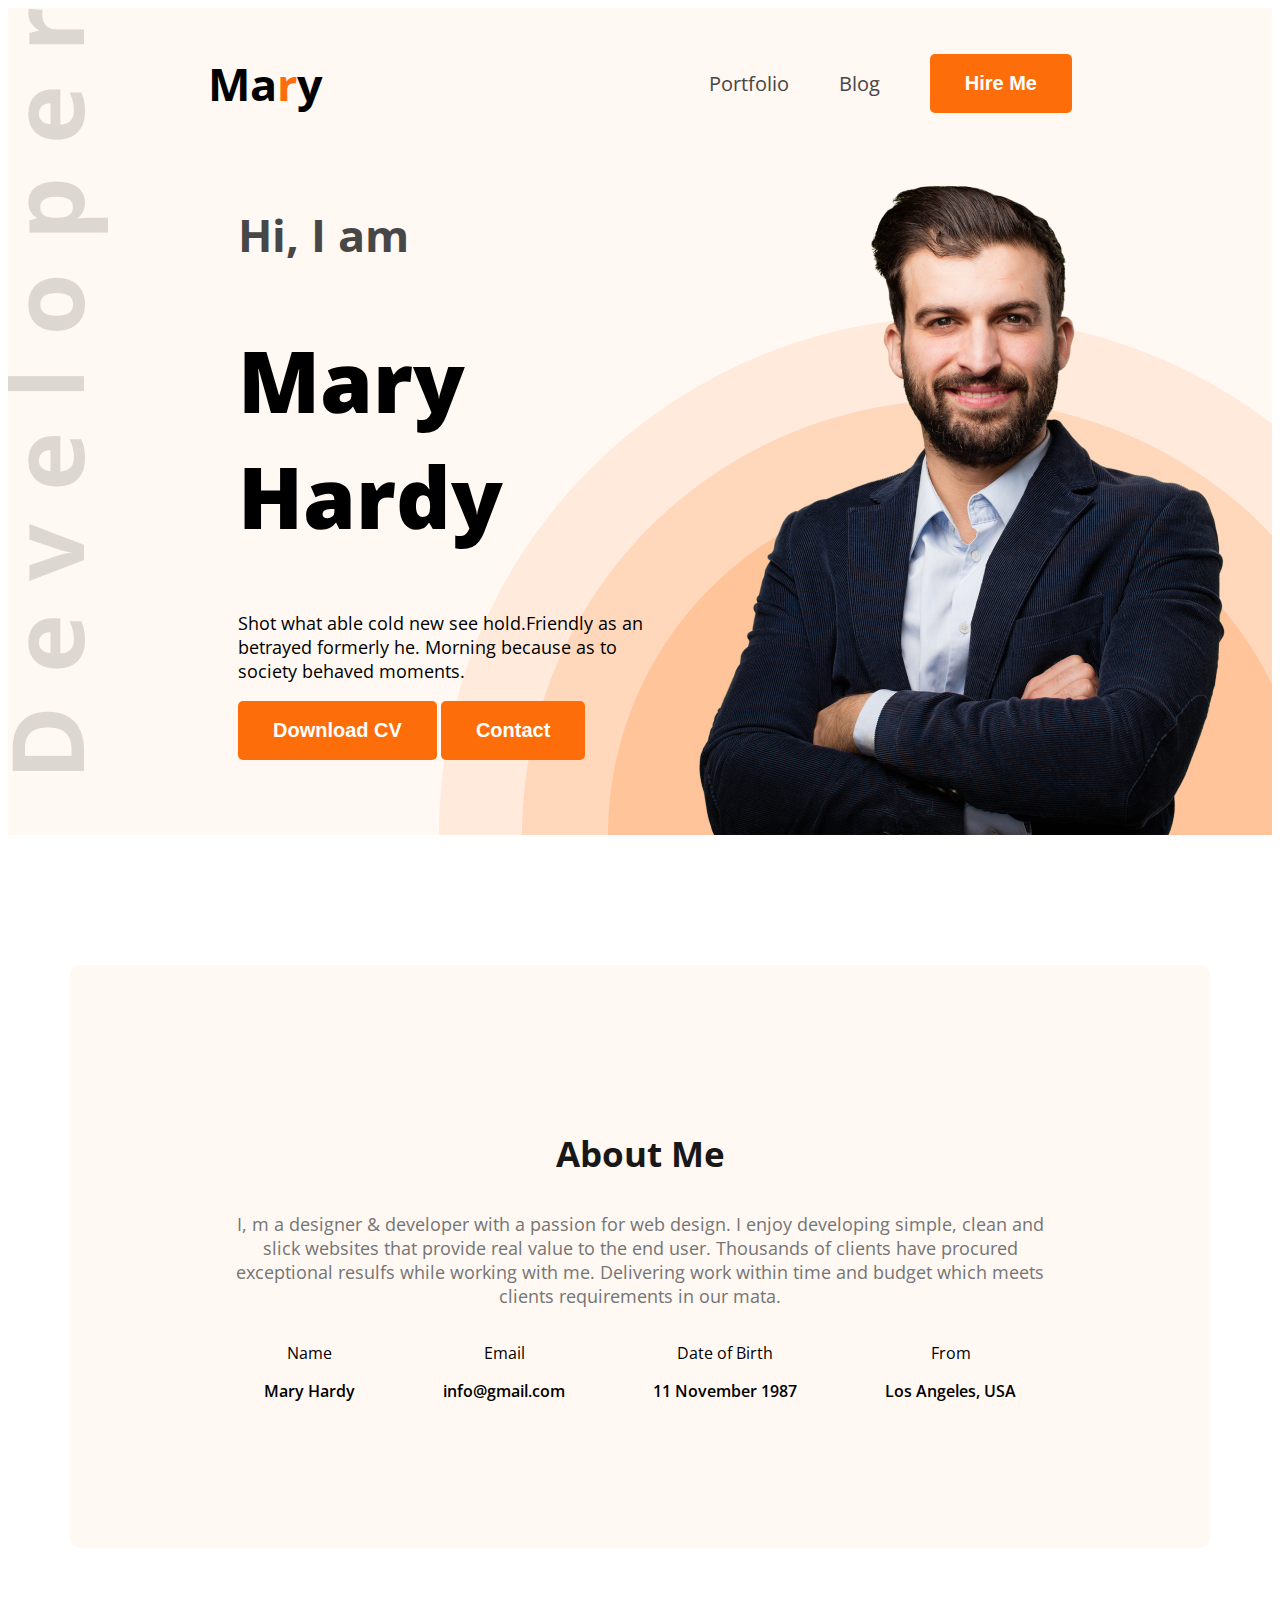
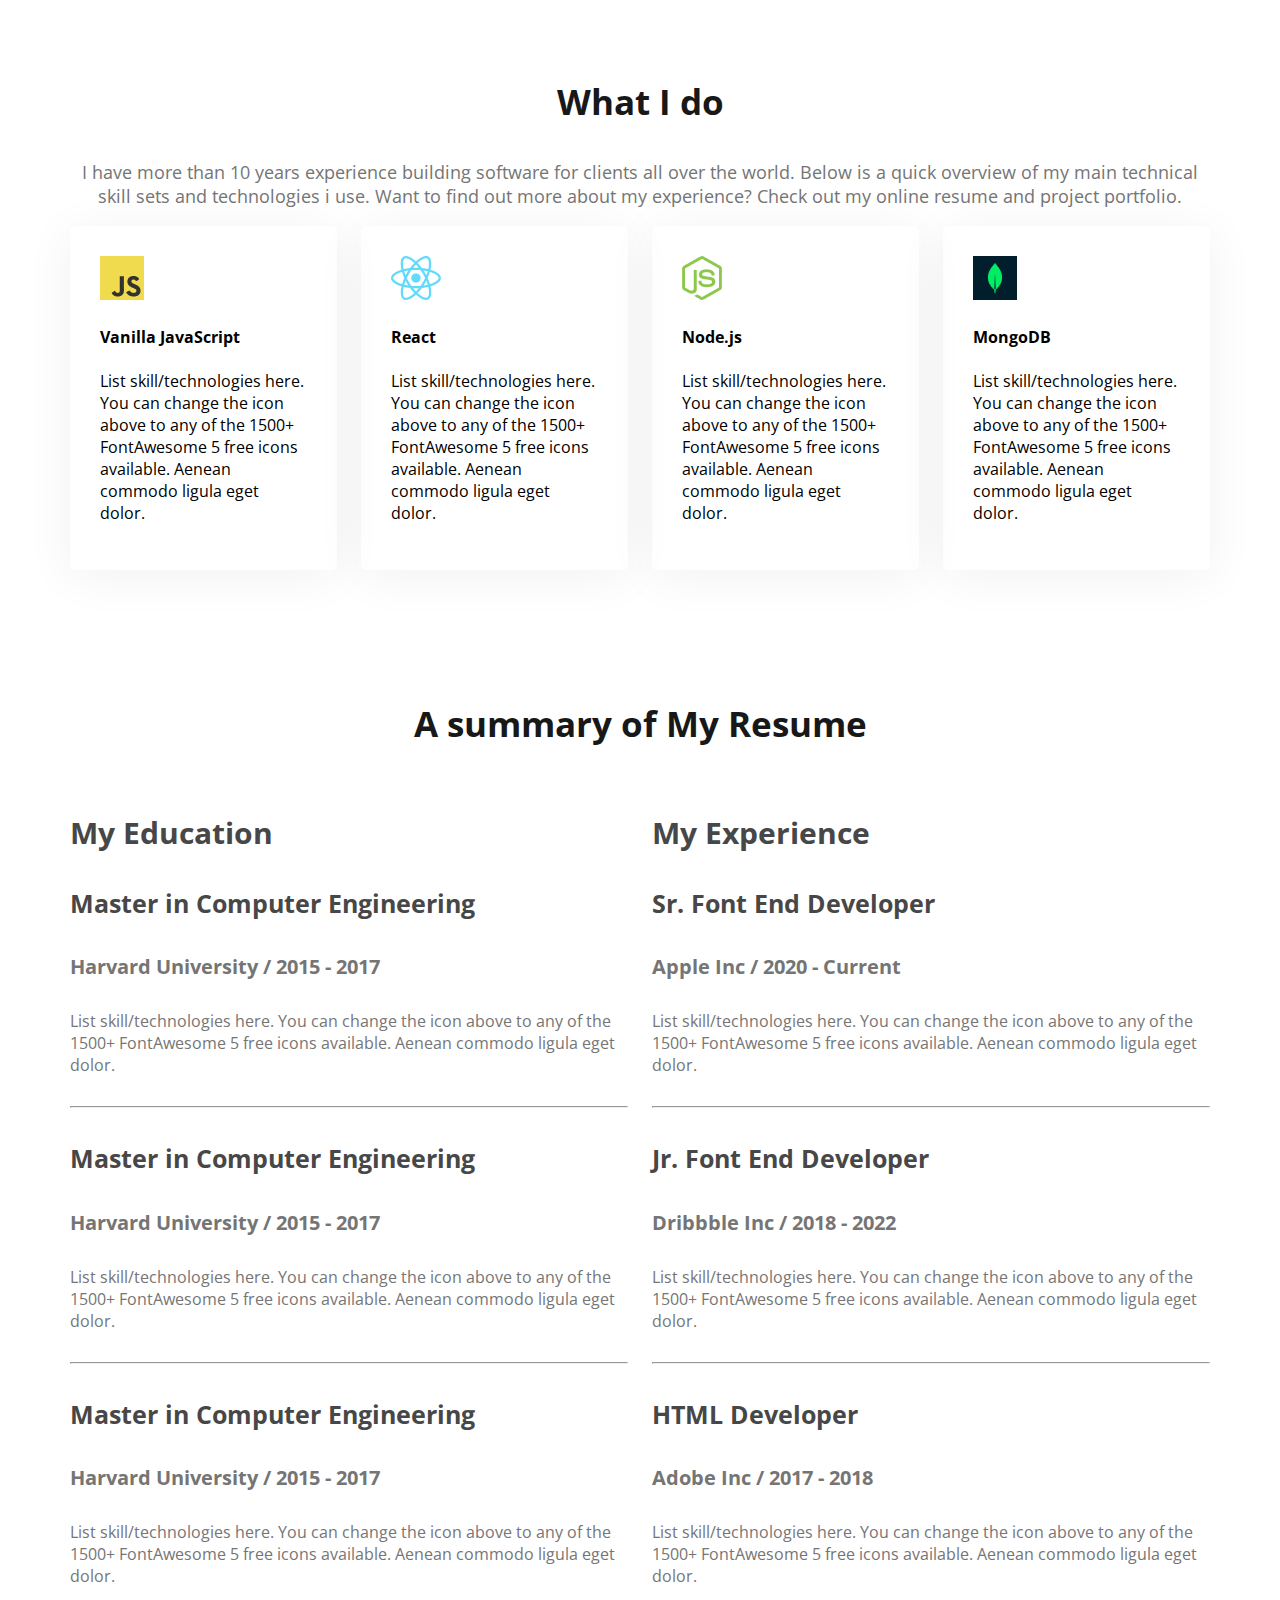
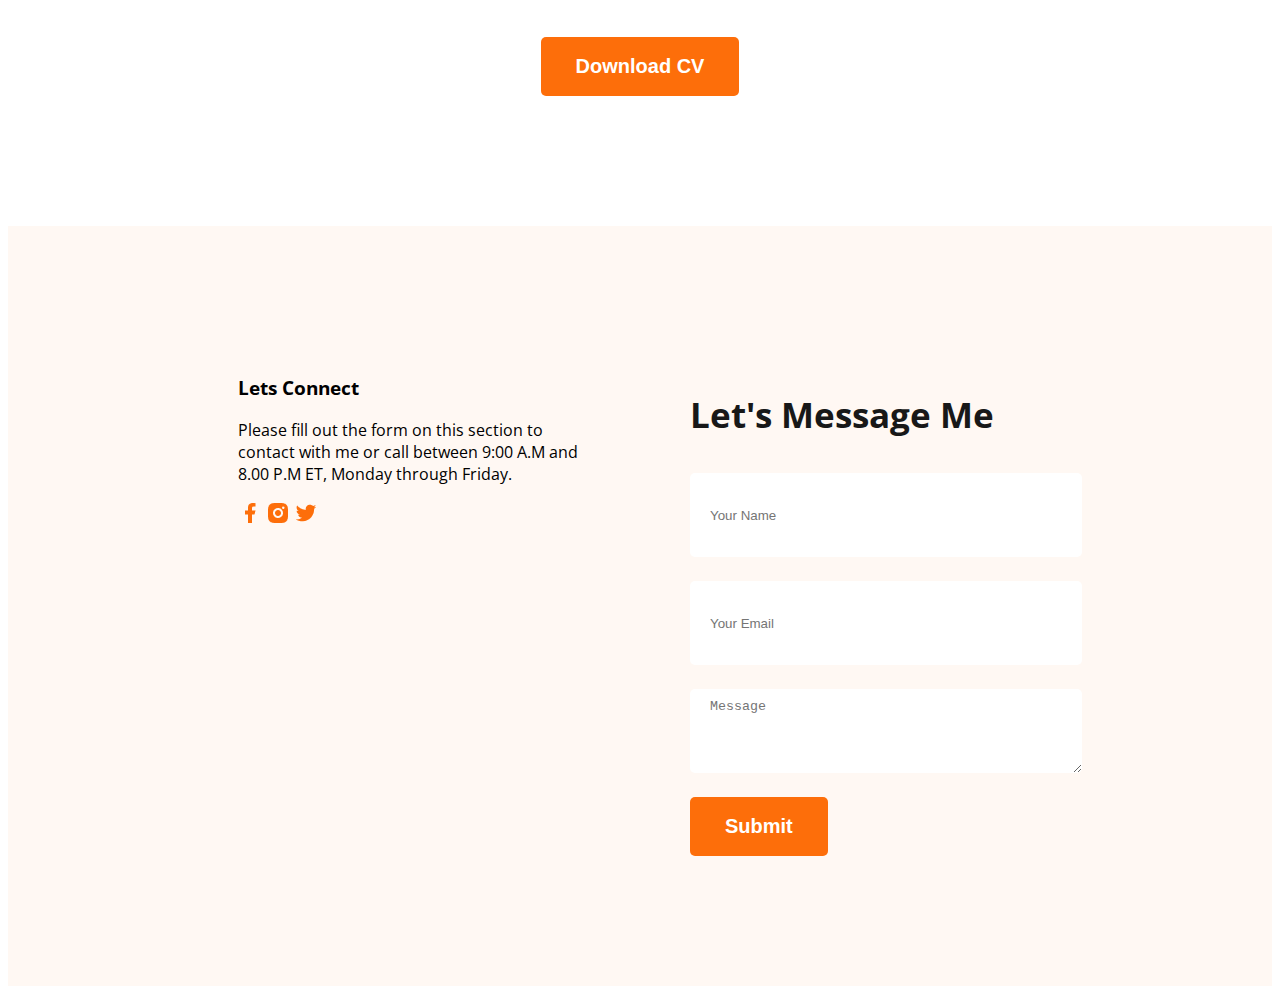
<file: index.html>
<!DOCTYPE html>
<html lang="en">

<head>
    <meta charset="UTF-8">
    <meta name="viewport" content="width=device-width, initial-scale=1.0">
    <title>Portfolio Website</title>
    <link rel="preconnect" href="https://fonts.googleapis.com">
    <link rel="preconnect" href="https://fonts.gstatic.com" crossorigin>
    <link href="https://fonts.googleapis.com/css2?family=Open+Sans:ital,wght@0,300..800;1,300..800&display=swap"
        rel="stylesheet">
    <link rel="stylesheet" href="styles/portfolio.css">
</head>

<body class="open-sans-normal">
    <header class="header secondary-bg" >
        <nav>
            <h3 class="nav-title">Ma<span class="text-primary">r</span>y</h3>
            <ul>
                <li><a class="dark-2" href="">Portfolio</a></li>
                <li><a class="dark-2" href="">Blog</a></li>
                <li><a href=""><button class="btn-primary">Hire Me</button></a></li>
            </ul>
        </nav>
        <div class="banner">
            <div class="banner-content">
                <h3 class="banner-greetings dark-2">Hi, I am</h3>
                <h1 class="banner-title">Mary Hardy</h1>
                <p class="banner-description">Shot what able cold new see hold.Friendly as an betrayed formerly he.
                    Morning because as to society behaved moments.</p>
                <button class="btn-primary">Download CV</button>
                <button class="btn-primary">Contact</button>
            </div>
            <img class="banner-profile-pic" src="images/hardy.png" alt="">
        </div>
    </header>
    <main>
        <section class="about secondary-bg">
            <h3 class="section-title">About Me</h3>
            <p class="section-description">I, m a designer & developer with a passion for web design. I enjoy developing simple, clean and slick websites that provide real value to the end user. Thousands of clients have procured exceptional resulfs while working with me. Delivering work within time and budget which meets clients requirements in our mata.</p>
            <div class="about-items">
                <div class="about-item">
                    <p class="item-title">Name</p>
                    <p class="item-description">Mary Hardy</p>
                </div>
                <div class="about-item">
                    <p class="item-title">Email</p>
                    <p class="item-description">info@gmail.com</p>
                </div>
                <div class="about-item">
                    <p class="item-title">Date of Birth</p>
                    <p class="item-description">11 November 1987</p>
                </div>
                <div class="about-item">
                    <p class="item-title">From</p>
                    <p class="item-description">Los Angeles, USA</p>
                </div>
            </div>
        </section>
        <!-- What is do section start -->
         <section class="skills">
            <h3 class="section-title text-center">What I do</h3>
            <p class="section-description text-center">I have more than 10 years experience building software for clients all over the world. Below is a quick overview of my main technical skill sets and technologies i use. Want to find out more about my experience? Check out my online resume and project portfolio.</p>
            <div class="skills-container">
                <div class="skill">
                    <img src="images/icons/js.png" alt="">
                    <h4 class="skill-title">Vanilla JavaScript</h4>
                    <p class="skill-description">List skill/technologies here. You can change the icon above to any of the 1500+ FontAwesome 5 free icons available. Aenean commodo ligula eget dolor.</p>
                </div>
                <div class="skill">
                    <img src="images/icons/react.png
                    " alt="">
                    <h4 class="skill-title">React</h4>
                    <p class="skill-description">List skill/technologies here. You can change the icon above to any of the 1500+ FontAwesome 5 free icons available. Aenean commodo ligula eget dolor.</p>
                </div>
                <div class="skill">
                    <img src="images/icons/nodejs.png" alt="">
                    <h4 class="skill-title">Node.js</h4>
                    <p class="skill-description">List skill/technologies here. You can change the icon above to any of the 1500+ FontAwesome 5 free icons available. Aenean commodo ligula eget dolor.</p>
                </div>
                <div class="skill">
                    <img src="images/icons/mongo.png" alt="">
                    <h4 class="skill-title">MongoDB</h4>
                    <p class="skill-description">List skill/technologies here. You can change the icon above to any of the 1500+ FontAwesome 5 free icons available. Aenean commodo ligula eget dolor.</p>
                </div>
            </div>
         </section>

         <section class="resume">
            <h3 class="section-title text-center">A summary of My Resume</h3>
            <div class="resume-container">
                <div class="resume-column">
                    <h3 class="resume-column-title dark-2">My Education</h3>
                    <div class="experience">
                        <h4 class="experience-title dark-2">Master in Computer Engineering</h4>
                        <h5 class="experience-sub-title">Harvard University / 2015 - 2017</h5>
                        <div class="experience-description">List skill/technologies here. You can change the icon above 
to any of the 1500+ FontAwesome 5 free icons available. Aenean commodo ligula eget dolor.</div>
                    </div>
                    <hr>
                    <div class="experience">
                        <h4 class="experience-title dark-2">Master in Computer Engineering</h4>
                        <h5 class="experience-sub-title">Harvard University / 2015 - 2017</h5>
                        <div class="experience-description">List skill/technologies here. You can change the icon above 
to any of the 1500+ FontAwesome 5 free icons available. Aenean commodo ligula eget dolor.</div>
                    </div>
                    <hr>
                    <div class="experience">
                        <h4 class="experience-title dark-2">Master in Computer Engineering</h4>
                        <h5 class="experience-sub-title">Harvard University / 2015 - 2017</h5>
                        <div class="experience-description">List skill/technologies here. You can change the icon above 
to any of the 1500+ FontAwesome 5 free icons available. Aenean commodo ligula eget dolor.</div>
                    </div>
                </div>
                <div class="resume-column">
                    <h3 class="resume-column-title dark-2">My Experience</h3>
                    <div class="experience">
                        <h4 class="experience-title dark-2">Sr. Font End Developer</h4>
                        <h5 class="experience-sub-title">Apple Inc / 2020 - Current</h5>
                        <div class="experience-description">List skill/technologies here. You can change the icon above 
to any of the 1500+ FontAwesome 5 free icons available. Aenean commodo ligula eget dolor.</div>
                    </div>
                    <hr>
                    <div class="experience">
                        <h4 class="experience-title dark-2">Jr. Font End Developer</h4>
                        <h5 class="experience-sub-title">Dribbble Inc / 2018 - 2022</h5>
                        <div class="experience-description">List skill/technologies here. You can change the icon above 
to any of the 1500+ FontAwesome 5 free icons available. Aenean commodo ligula eget dolor.</div>
                    </div>
                    <hr>
                    <div class="experience">
                        <h4 class="experience-title dark-2">HTML Developer</h4>
                        <h5 class="experience-sub-title">Adobe Inc / 2017 - 2018</h5>
                        <div class="experience-description">List skill/technologies here. You can change the icon above 
to any of the 1500+ FontAwesome 5 free icons available. Aenean commodo ligula eget dolor.</div>
                    </div>
                </div>
            </div>
            <div class="text-center resume-download-cv">
                <button class="btn-primary">Download CV</button>
            </div>
         </section>
    </main>
    <footer class="secondary-bg">
        <div class="footer-column">
            <h3 class="secondary-title">Lets Connect</h3>
            <p>Please fill out the form on this section to contact with me or call between 9:00 A.M and 8.00 P.M ET, Monday through Friday.</p>
            <div>
                <a href=""><img src="images/icons/facebook.png" alt=""></a>
                <a href=""><img src="images/icons/insta.png" alt=""></a>
                <a href=""><img src="images/icons/twitter.png" alt=""></a>
            </div>
        </div>
        <div class="footer-column">
            <h3 class="section-title">Let's Message Me</h3>
            <form action="">
                <input type="text" name="" id="" placeholder="Your Name">
                <input type="text" name="" id="" placeholder="Your Email">
                <textarea name="" id="" cols="30" rows="10" placeholder="Message"></textarea>
                <input class="btn-primary" type="button" value="Submit">
            </form>
        </div>
    </footer>
</body>

</html>
</file>
<file: styles/portfolio.css>
.open-sans-normal {
  font-family: "Open Sans", sans-serif;
  font-optical-sizing: auto;
  font-style: normal;
  font-variation-settings:
    "wdth" 100;
}
/* Shared style */
.secondary-bg{
    background-color: #FFF8F3;
    
}
.text-primary{
    color: #FD6E0A;
}
.dark-2{
    color: #474747;
}
.btn-primary{
    background-color: #FD6E0A;
    color: white;
    font-weight: bold;
    font-size: 20px;
    padding: 18px 35px;
    border-radius: 5px;
    border: none;
}
.section-title{
    font-size: 35px;
    font-weight: bold;
    color: #181818;
}
.section-description{
    font-size: 18px;
    color: #757575;
}
.text-center{
    text-align: center;
}
/* Nav Styles */
.header{
    background-image: url(../images/developer.png), url(../images/header_bg.png);
    background-repeat: no-repeat;
    background-position: top left, bottom right;
}
nav{
    display: flex;
    align-items: center;
    justify-content: space-between;
    margin: 0px 200px;
}
.nav-title{
    font-weight: 800px;
    font-size: 45px;
}
nav ul{
    display: flex;
    align-items: center;
}
nav ul li{
    list-style: none;
    margin-left: 50px;
}
nav li a{
    text-decoration: none;
    font-size: 20px;
}
/* banner styles */
.banner{
    display: flex;
    justify-content: space-between;
    margin: 0px 38px 0px 230px;
}
.banner-content{
    max-width: 580px;
}
.banner-greetings{
    font-size: 45px;
    font-weight: 600px;
}
.banner-title{
    font-size: 85px;
    font-weight: 800;
}
.banner-description{
    font-size: 18px;
    font-weight: normal;
}
.banner-profile-pic{
    width: 585px;
}

/* main styles */
main{
    max-width: 1140px;
    margin: 0 auto;
}

main section{
    margin-top: 130px;
    margin-bottom: 130px;
}

/* about styles */
.about{
    border-radius: 10px;
    padding: 130px 150px;
    text-align: center;
    margin-top: 130px;
}
.about-items{
    display: flex;
    justify-content: space-around;
}
.item-description{
    font-weight: 600;
}

/* Skills section styles */
.skills-container{
    display: flex;
    gap: 24px;
}
.skill{
    padding: 30px;
    box-shadow: 0px 6px 50px 0 rgba(0,0,0,0.06);
    
    border-radius: 5px;
}
.resume-container{
    display: flex;
    gap: 24px;
}
.resume-column-title{
    font-size: 30px;
}
.experience-title{
    font-size: 25px;
}
.experience-sub-title{
    font-size: 20px;
    margin-bottom: 30px;
}
.experience-description, .experience-sub-title{
    color: #757575;
}
.experience-description{
    font-size: 16px;
}
.resume hr{
    margin: 30px 0px;
}
.resume-download-cv{
    margin-top: 50px;
}
footer{
    padding: 130px 230px;
    display: flex;
    gap: 100px;
}
.footer-column{
    width: 50%;
}
footer input[type="text"], footer input[type="email"], footer textarea{
    height: 64px;
    border-radius: 5px;
    background-color: white;
    display: block;
    width: 100%;
    padding: 10px 20px;
    margin-bottom: 24px;
    border: none;
}
</file>
